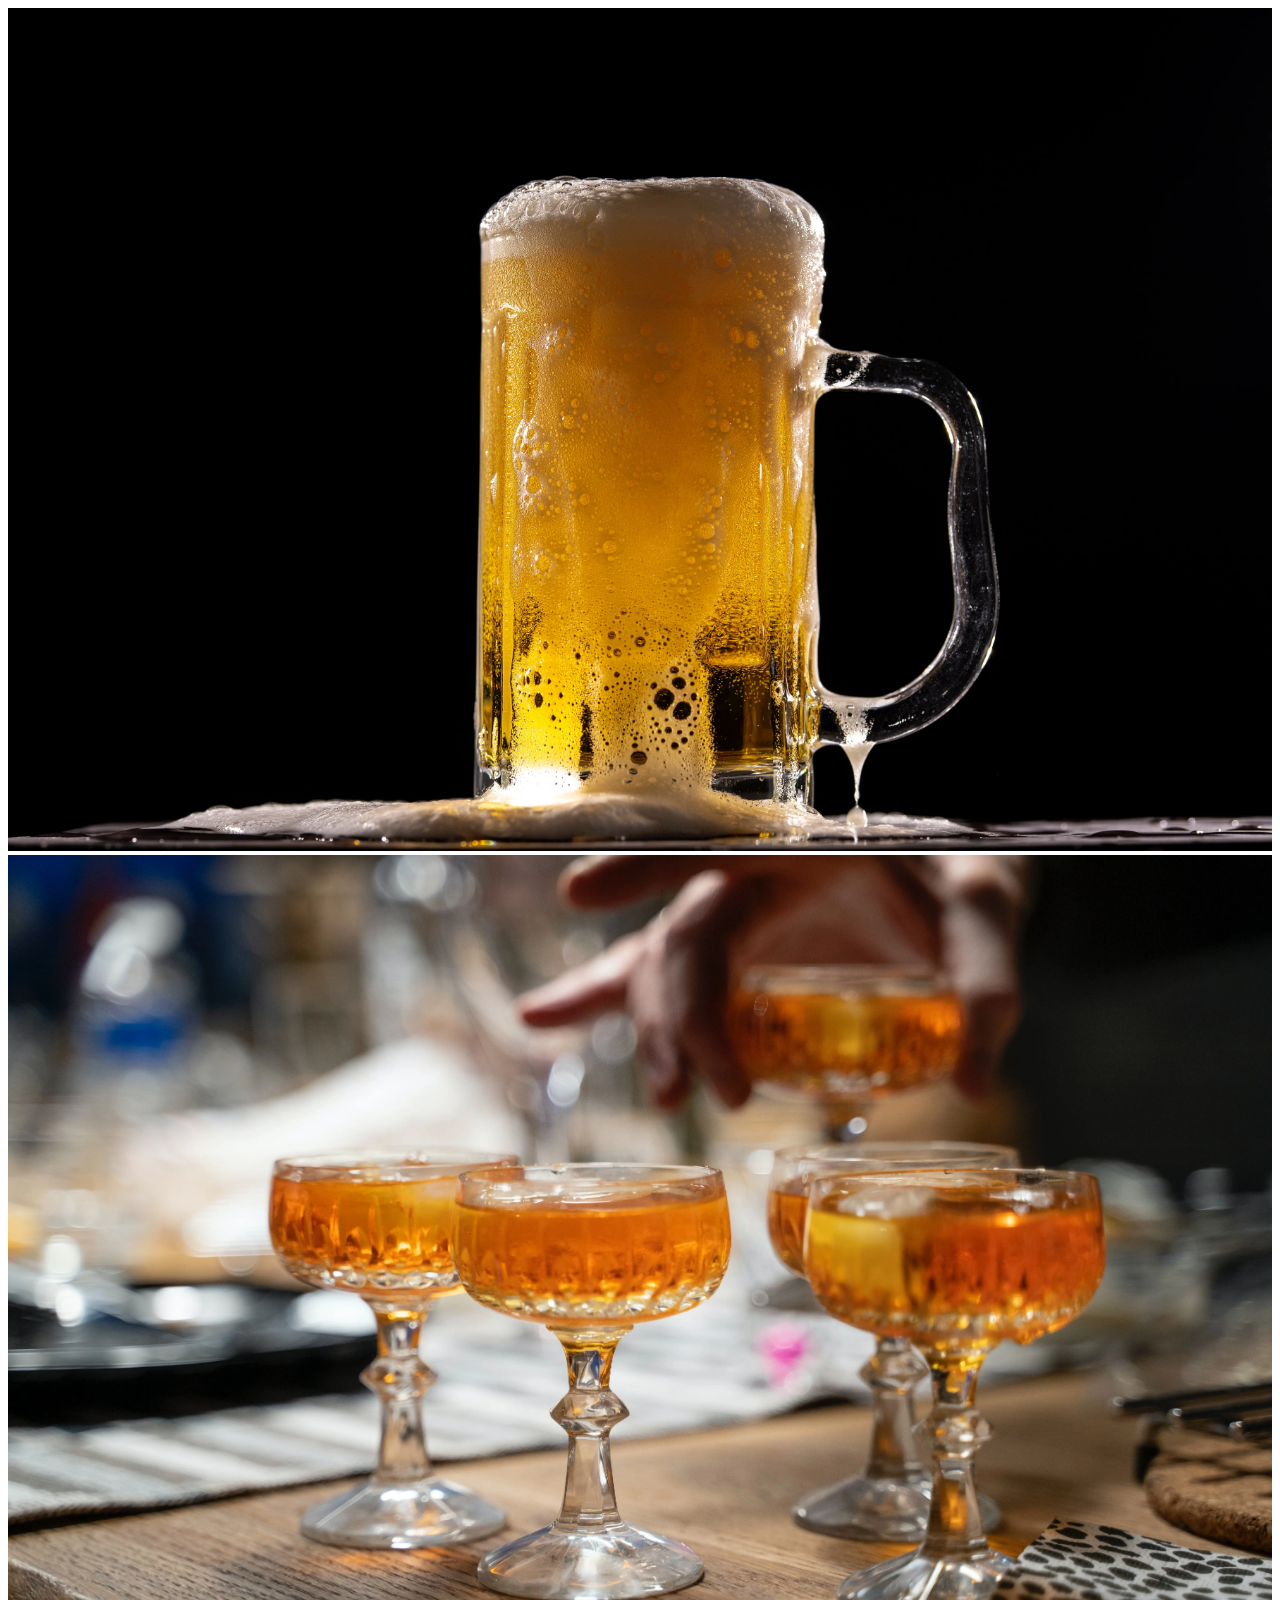
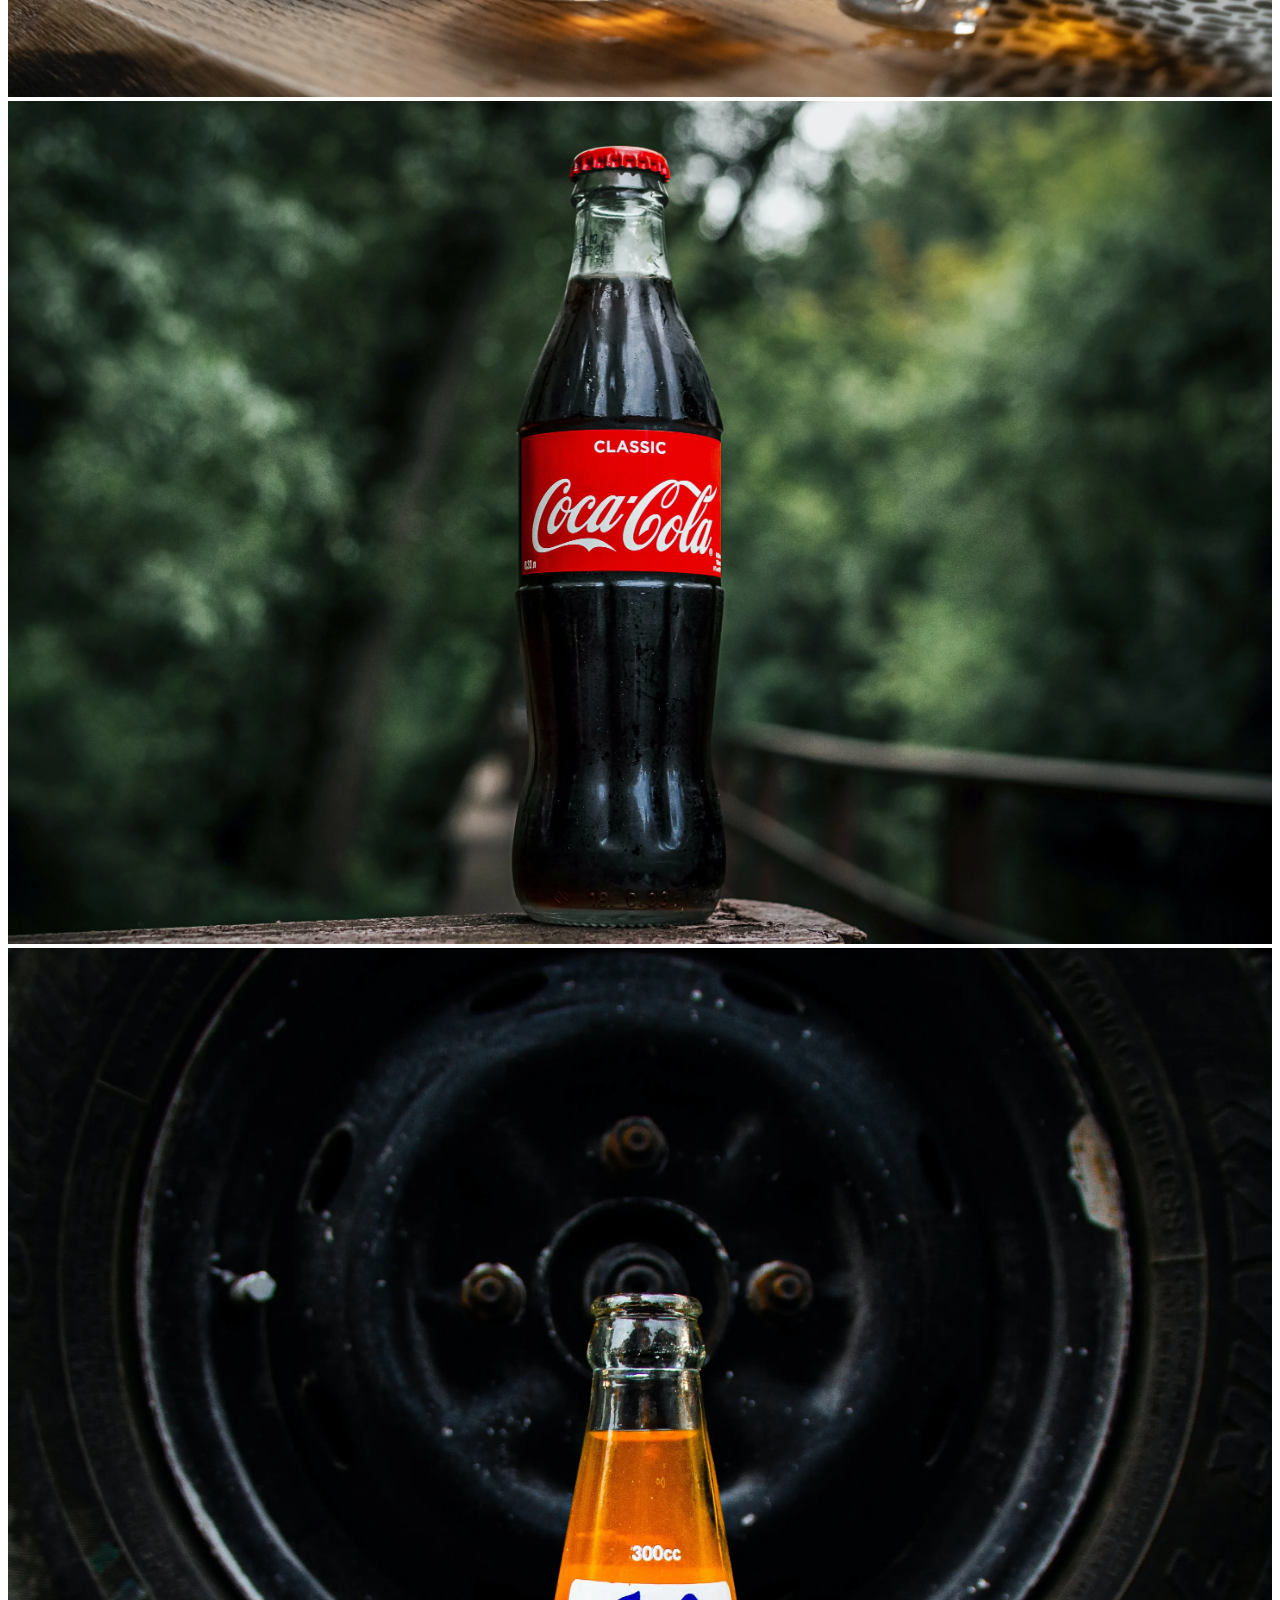
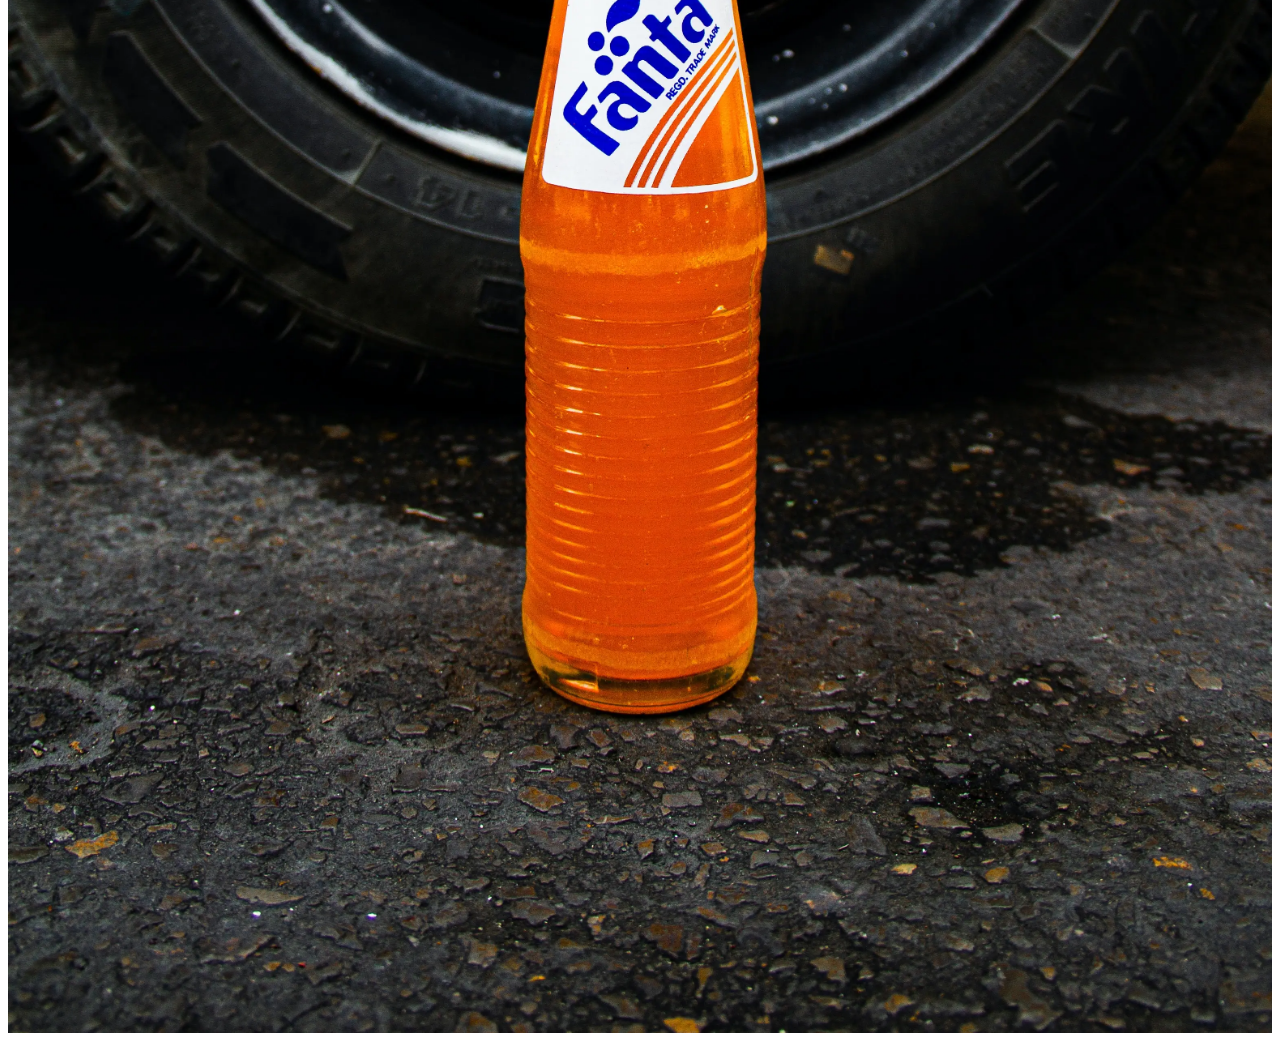
<file: index.html>
<!-- @format -->

<!DOCTYPE html>
<html lang="en">
  <head>
    <meta charset="UTF-8" />
    <meta http-equiv="X-UA-Compatible" content="IE=edge" />
    <meta name="viewport" content="width=device-width, initial-scale=1.0" />
    <title>Document</title>
    <link rel="stylesheet" href="style.css" />
  </head>
  <body>
    <div class="wrap">
      <img id="beer" src="billeder/beer.webp" alt="beer" class="" />
      <img id="snaps" src="billeder/snaps.webp" alt="snaps" class="" />
      <img id="cola" src="billeder/cola.webp" alt="cola" class="" />
      <img id="fanta" src="billeder/fanta.webp" alt="fanta" class="" />
    </div>

    <script>
      //vælger alle images
      //laver ikke en const først, fordi de ikke skal bruges igen. Kan lave et direkte click event på det.
      document.querySelector("#snaps").addEventListener("click", tjek);
      document.querySelector("#beer").addEventListener("click", tjek);
      document.querySelector("#cola").addEventListener("click", tjek);
      document.querySelector("#fanta").addEventListener("click", tjek);

      function tjek() {
        //this.alt indeholder det der står i alt tagget ovenfor
        //"||" pipes (option i)
        if (this.alt == "beer" || this.alt == "snaps") {
          console.log("indeholder alkohol");
          //ellers til alle andre (fanta og cola)
        } else {
          console.log("alkoholfri");
        }
      }
    </script>
  </body>
</html>
</file>
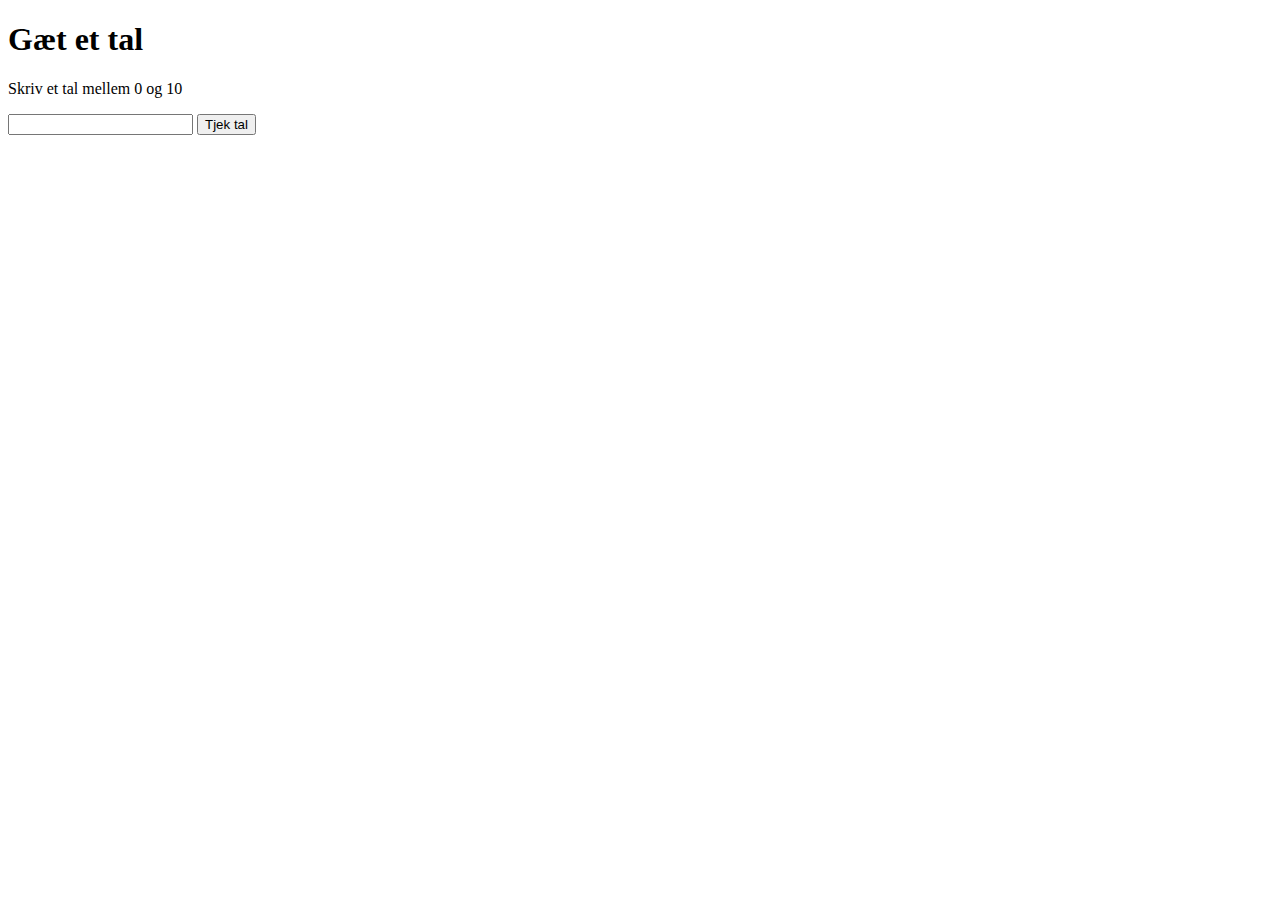
<file: index3.html>
<!-- @format -->

<!DOCTYPE html>
<html lang="en">
  <head>
    <meta charset="UTF-8" />
    <meta http-equiv="X-UA-Compatible" content="IE=edge" />
    <meta name="viewport" content="width=device-width, initial-scale=1.0" />
    <title>Document</title>
  </head>
  <body>
    <h1>Gæt et tal</h1>
    <p>Skriv et tal mellem 0 og 10</p>
    <input type="number" id="tal" />
    <button>Tjek tal</button>

    <script>
      //laver et click event på button
      document.querySelector("button").addEventListener("click", tjekTal);
      let forsoeg = 0;
      //math.floor sikrer et tal mellem 0 og 10
      const ranNum = Math.floor(Math.random() * 11);
      //console.log(ranNum);//

      function tjekTal() {
        //antal forsøg du bruger = ++ lægger 1 til
        forsoeg++;
        //input felt #tal.. value skriver tallet i konsollen som brugeren har skrevet
        const brugerTal = document.querySelector("#tal").value;
        console.log(brugerTal);

        //spørger om det tilfældige nummer er større en brugertallet
        if (ranNum > brugerTal) {
          //pop-up tingen som siger resultatet
          alert("Øv! " + brugerTal + " var for lavt. Prøv igen:)");
          console.log(ranNum, brugerTal);
          //spørger om det tilfældige tal er mindre en brugertallet
        } else if (ranNum < brugerTal) {
          alert("Øv! " + brugerTal + " var for højt. Prøv igen:)");
          console.log(ranNum, brugerTal);
          //spørger om tallet er lig med brugertallet
        } else {
          //konkatenering = sammensætte - hvor man sætter tekst sammen med tal
          alert(brugerTal + " er rigtigt!" + " Du brugte " + forsoeg + " forsøg. Prøv et nyt tal.");
          console.log("Du gættede rigtigt!");
          // i tilfælde af at der er gættet rigtigt, reloader HTML siden
          location.reload();
        }
      }
    </script>
  </body>
</html>
</file>
<file: style.css>
/** @format */

img {
  width: 100%;
  height: auto;
}
</file>
